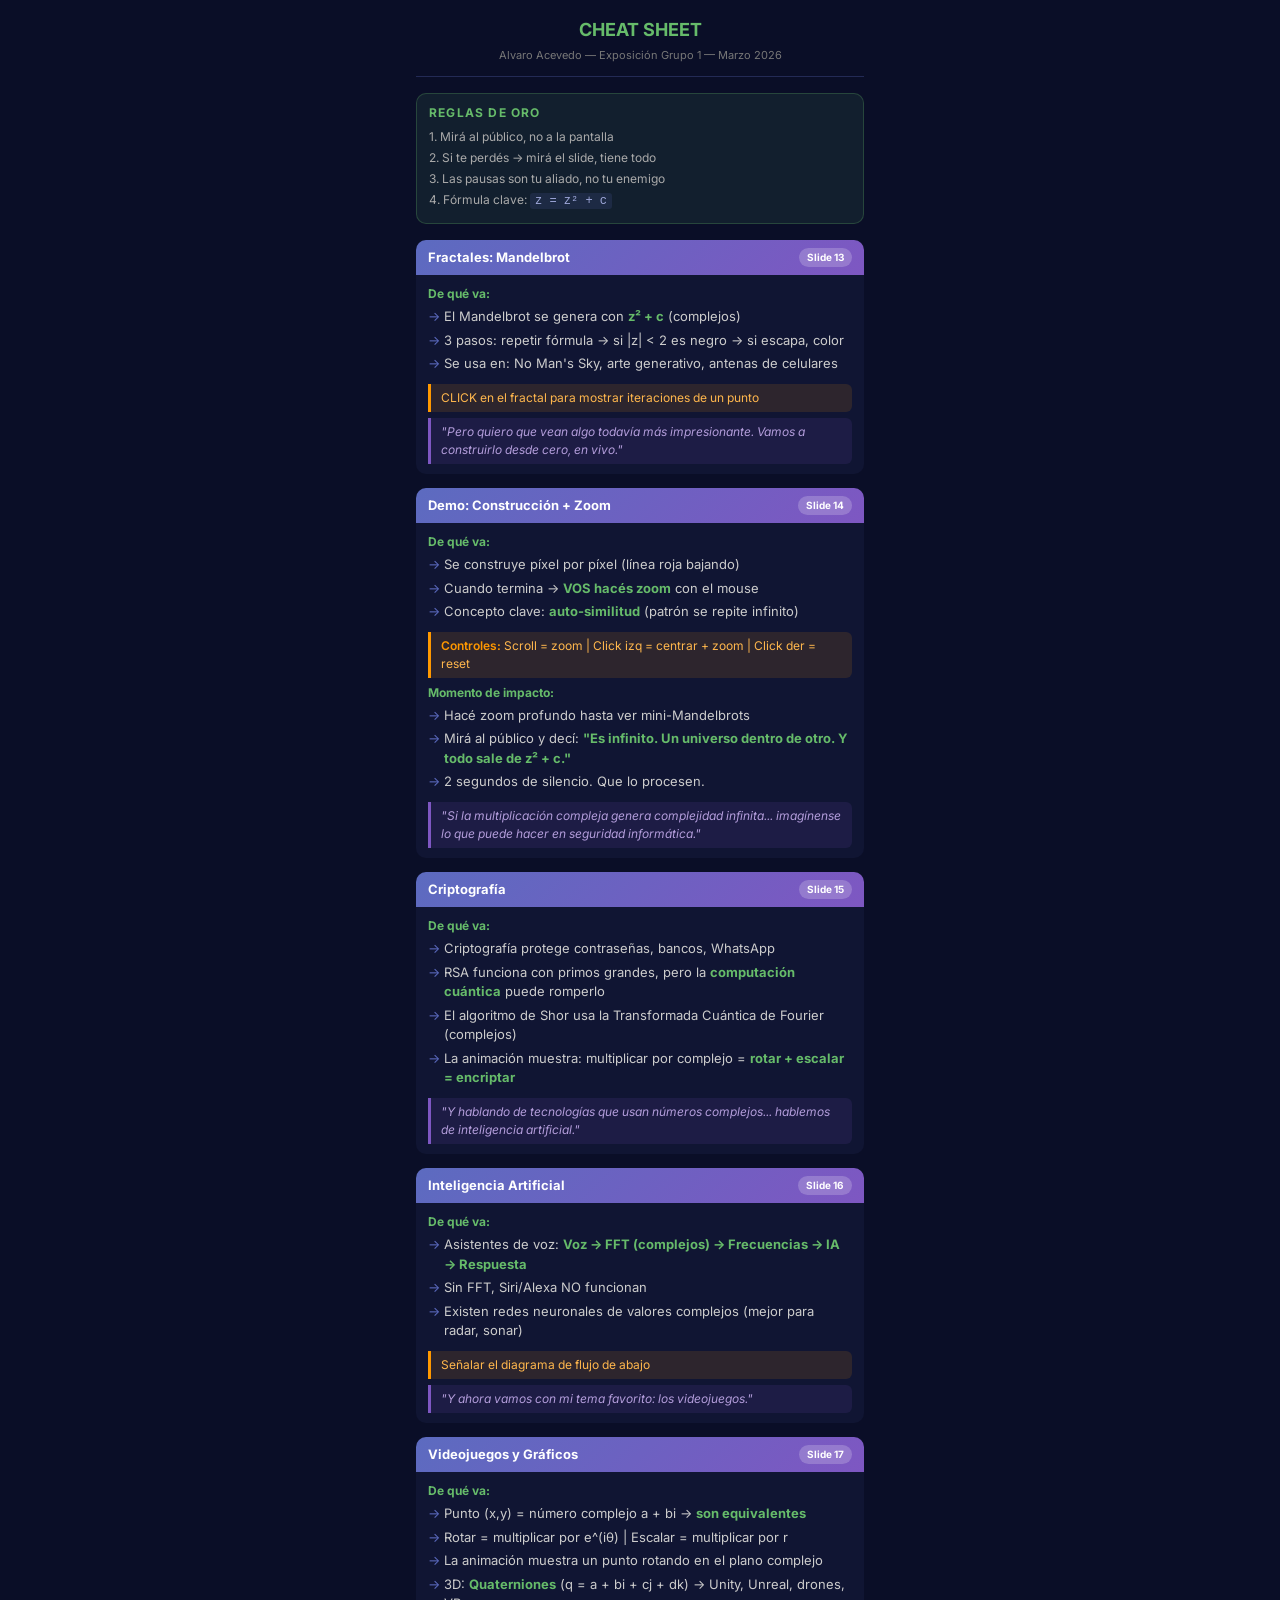
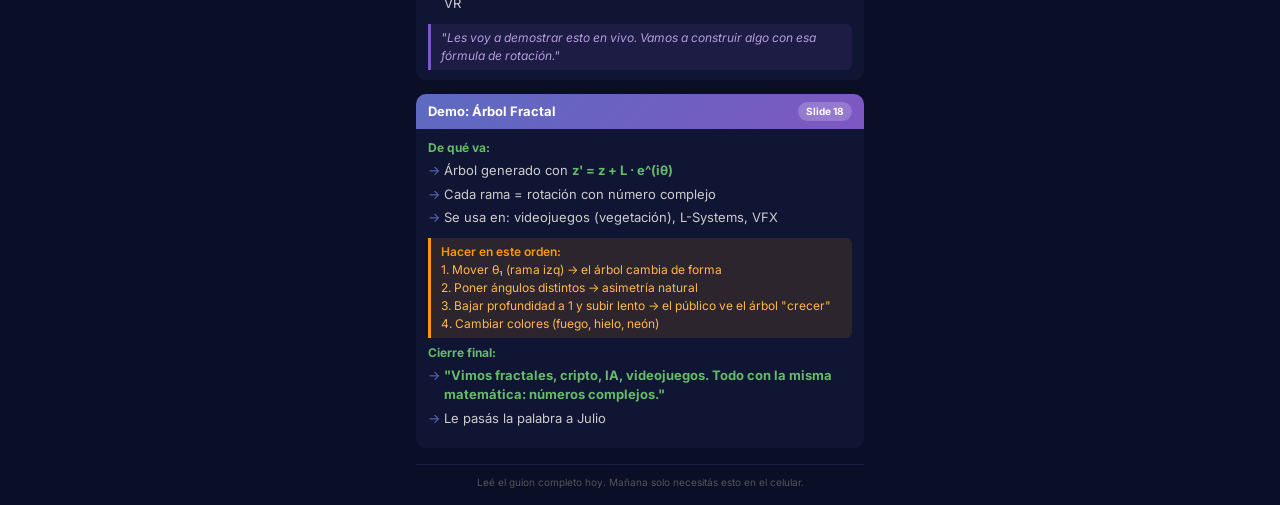
<file: cheatsheet-alvaro.html>
<!DOCTYPE html>
<html lang="es">
<head>
  <meta charset="UTF-8">
  <meta name="viewport" content="width=device-width, initial-scale=1.0">
  <title>Cheat Sheet — Alvaro Acevedo</title>
  <style>
    @import url('https://fonts.googleapis.com/css2?family=Inter:wght@400;600;700;800&display=swap');

    * { margin: 0; padding: 0; box-sizing: border-box; }

    body {
      font-family: 'Inter', sans-serif;
      font-size: 14px;
      line-height: 1.5;
      color: #e0e0e0;
      background: #0a0e27;
      padding: 16px;
      max-width: 480px;
      margin: 0 auto;
    }

    h1 {
      font-size: 18px;
      text-align: center;
      color: #66bb6a;
      margin-bottom: 4px;
    }

    .subtitle {
      text-align: center;
      font-size: 11px;
      color: #777;
      margin-bottom: 16px;
      padding-bottom: 12px;
      border-bottom: 1px solid rgba(92,107,192,0.3);
    }

    .slide-block {
      margin-bottom: 14px;
      border-radius: 10px;
      overflow: hidden;
    }

    .slide-title {
      background: linear-gradient(135deg, #5c6bc0, #7e57c2);
      color: white;
      padding: 8px 12px;
      font-size: 13px;
      font-weight: 700;
      display: flex;
      justify-content: space-between;
      align-items: center;
    }

    .slide-title .num {
      background: rgba(255,255,255,0.2);
      padding: 2px 8px;
      border-radius: 12px;
      font-size: 10px;
    }

    .slide-body {
      background: rgba(92,107,192,0.08);
      padding: 10px 12px;
    }

    .key {
      font-size: 12px;
      font-weight: 700;
      color: #66bb6a;
      margin-bottom: 2px;
    }

    .points {
      list-style: none;
      padding: 0;
      margin-bottom: 8px;
    }

    .points li {
      font-size: 13px;
      padding: 2px 0 2px 16px;
      position: relative;
      color: #ccc;
    }

    .points li::before {
      content: '→';
      position: absolute;
      left: 0;
      color: #5c6bc0;
    }

    .demo {
      background: rgba(255,152,0,0.12);
      border-left: 3px solid #ff9800;
      padding: 5px 10px;
      margin: 6px 0;
      border-radius: 0 6px 6px 0;
      font-size: 12px;
      color: #ffb74d;
    }

    .trans {
      background: rgba(126,87,194,0.12);
      border-left: 3px solid #7e57c2;
      padding: 5px 10px;
      margin-top: 6px;
      border-radius: 0 6px 6px 0;
      font-size: 12px;
      color: #b39ddb;
      font-style: italic;
    }

    .hi {
      color: #66bb6a;
      font-weight: 700;
    }

    .warn {
      color: #ff9800;
      font-weight: 600;
    }

    .footer {
      text-align: center;
      font-size: 10px;
      color: #555;
      margin-top: 16px;
      padding-top: 10px;
      border-top: 1px solid rgba(92,107,192,0.2);
    }

    .quick-ref {
      background: rgba(102,187,106,0.1);
      border: 1px solid rgba(102,187,106,0.25);
      border-radius: 10px;
      padding: 10px 12px;
      margin-bottom: 16px;
    }

    .quick-ref h2 {
      font-size: 12px;
      color: #66bb6a;
      margin-bottom: 6px;
      text-transform: uppercase;
      letter-spacing: 0.1em;
    }

    .quick-ref p {
      font-size: 12px;
      color: #aaa;
      margin-bottom: 3px;
    }

    .quick-ref code {
      background: rgba(92,107,192,0.15);
      padding: 1px 5px;
      border-radius: 3px;
      font-size: 12px;
      color: #9fa8da;
    }
  </style>
</head>
<body>

  <h1>CHEAT SHEET</h1>
  <div class="subtitle">Alvaro Acevedo — Exposición Grupo 1 — Marzo 2026</div>

  <div class="quick-ref">
    <h2>Reglas de oro</h2>
    <p>1. Mirá al público, no a la pantalla</p>
    <p>2. Si te perdés → mirá el slide, tiene todo</p>
    <p>3. Las pausas son tu aliado, no tu enemigo</p>
    <p>4. Fórmula clave: <code>z = z² + c</code></p>
  </div>

  <!-- SLIDE 13 -->
  <div class="slide-block">
    <div class="slide-title">
      Fractales: Mandelbrot
      <span class="num">Slide 13</span>
    </div>
    <div class="slide-body">
      <div class="key">De qué va:</div>
      <ul class="points">
        <li>El Mandelbrot se genera con <span class="hi">z² + c</span> (complejos)</li>
        <li>3 pasos: repetir fórmula → si |z| &lt; 2 es negro → si escapa, color</li>
        <li>Se usa en: No Man's Sky, arte generativo, antenas de celulares</li>
      </ul>
      <div class="demo">CLICK en el fractal para mostrar iteraciones de un punto</div>
      <div class="trans">"Pero quiero que vean algo todavía más impresionante. Vamos a construirlo desde cero, en vivo."</div>
    </div>
  </div>

  <!-- SLIDE 14 -->
  <div class="slide-block">
    <div class="slide-title">
      Demo: Construcción + Zoom
      <span class="num">Slide 14</span>
    </div>
    <div class="slide-body">
      <div class="key">De qué va:</div>
      <ul class="points">
        <li>Se construye píxel por píxel (línea roja bajando)</li>
        <li>Cuando termina → <span class="hi">VOS hacés zoom</span> con el mouse</li>
        <li>Concepto clave: <span class="hi">auto-similitud</span> (patrón se repite infinito)</li>
      </ul>
      <div class="demo">
        <span class="warn">Controles:</span> Scroll = zoom | Click izq = centrar + zoom | Click der = reset
      </div>
      <div class="key" style="margin-top:6px">Momento de impacto:</div>
      <ul class="points">
        <li>Hacé zoom profundo hasta ver mini-Mandelbrots</li>
        <li>Mirá al público y decí: <span class="hi">"Es infinito. Un universo dentro de otro. Y todo sale de z² + c."</span></li>
        <li>2 segundos de silencio. Que lo procesen.</li>
      </ul>
      <div class="trans">"Si la multiplicación compleja genera complejidad infinita... imagínense lo que puede hacer en seguridad informática."</div>
    </div>
  </div>

  <!-- SLIDE 15 -->
  <div class="slide-block">
    <div class="slide-title">
      Criptografía
      <span class="num">Slide 15</span>
    </div>
    <div class="slide-body">
      <div class="key">De qué va:</div>
      <ul class="points">
        <li>Criptografía protege contraseñas, bancos, WhatsApp</li>
        <li>RSA funciona con primos grandes, pero la <span class="hi">computación cuántica</span> puede romperlo</li>
        <li>El algoritmo de Shor usa la Transformada Cuántica de Fourier (complejos)</li>
        <li>La animación muestra: multiplicar por complejo = <span class="hi">rotar + escalar = encriptar</span></li>
      </ul>
      <div class="trans">"Y hablando de tecnologías que usan números complejos... hablemos de inteligencia artificial."</div>
    </div>
  </div>

  <!-- SLIDE 16 -->
  <div class="slide-block">
    <div class="slide-title">
      Inteligencia Artificial
      <span class="num">Slide 16</span>
    </div>
    <div class="slide-body">
      <div class="key">De qué va:</div>
      <ul class="points">
        <li>Asistentes de voz: <span class="hi">Voz → FFT (complejos) → Frecuencias → IA → Respuesta</span></li>
        <li>Sin FFT, Siri/Alexa NO funcionan</li>
        <li>Existen redes neuronales de valores complejos (mejor para radar, sonar)</li>
      </ul>
      <div class="demo">Señalar el diagrama de flujo de abajo</div>
      <div class="trans">"Y ahora vamos con mi tema favorito: los videojuegos."</div>
    </div>
  </div>

  <!-- SLIDE 17 -->
  <div class="slide-block">
    <div class="slide-title">
      Videojuegos y Gráficos
      <span class="num">Slide 17</span>
    </div>
    <div class="slide-body">
      <div class="key">De qué va:</div>
      <ul class="points">
        <li>Punto (x,y) = número complejo a + bi → <span class="hi">son equivalentes</span></li>
        <li>Rotar = multiplicar por e^(iθ) | Escalar = multiplicar por r</li>
        <li>La animación muestra un punto rotando en el plano complejo</li>
        <li>3D: <span class="hi">Quaterniones</span> (q = a + bi + cj + dk) → Unity, Unreal, drones, VR</li>
      </ul>
      <div class="trans">"Les voy a demostrar esto en vivo. Vamos a construir algo con esa fórmula de rotación."</div>
    </div>
  </div>

  <!-- SLIDE 18 -->
  <div class="slide-block">
    <div class="slide-title">
      Demo: Árbol Fractal
      <span class="num">Slide 18</span>
    </div>
    <div class="slide-body">
      <div class="key">De qué va:</div>
      <ul class="points">
        <li>Árbol generado con <span class="hi">z' = z + L · e^(iθ)</span></li>
        <li>Cada rama = rotación con número complejo</li>
        <li>Se usa en: videojuegos (vegetación), L-Systems, VFX</li>
      </ul>
      <div class="demo">
        <span class="warn">Hacer en este orden:</span><br>
        1. Mover θ₁ (rama izq) → el árbol cambia de forma<br>
        2. Poner ángulos distintos → asimetría natural<br>
        3. Bajar profundidad a 1 y subir lento → el público ve el árbol "crecer"<br>
        4. Cambiar colores (fuego, hielo, neón)
      </div>
      <div class="key" style="margin-top:6px">Cierre final:</div>
      <ul class="points">
        <li><span class="hi">"Vimos fractales, cripto, IA, videojuegos. Todo con la misma matemática: números complejos."</span></li>
        <li>Le pasás la palabra a Julio</li>
      </ul>
    </div>
  </div>

  <div class="footer">
    Leé el guion completo hoy. Mañana solo necesitás esto en el celular.
  </div>

</body>
</html>
</file>
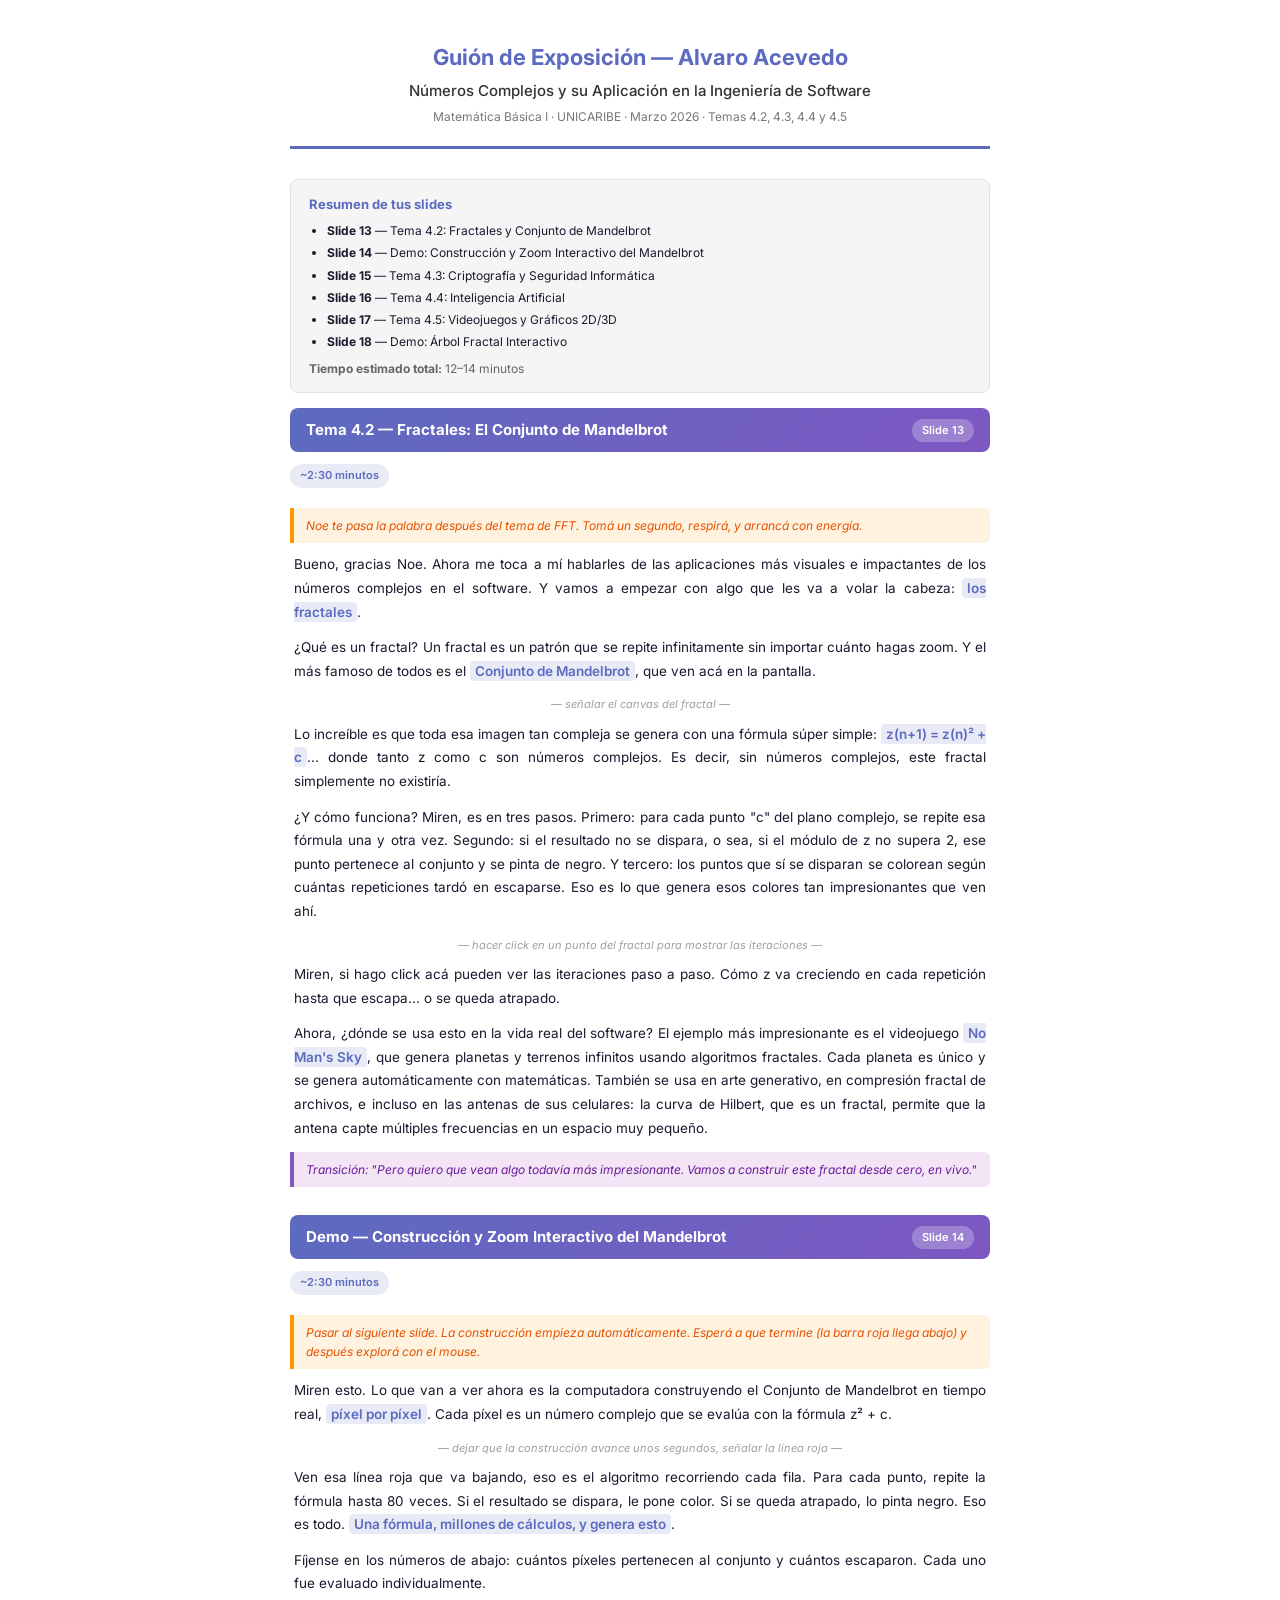
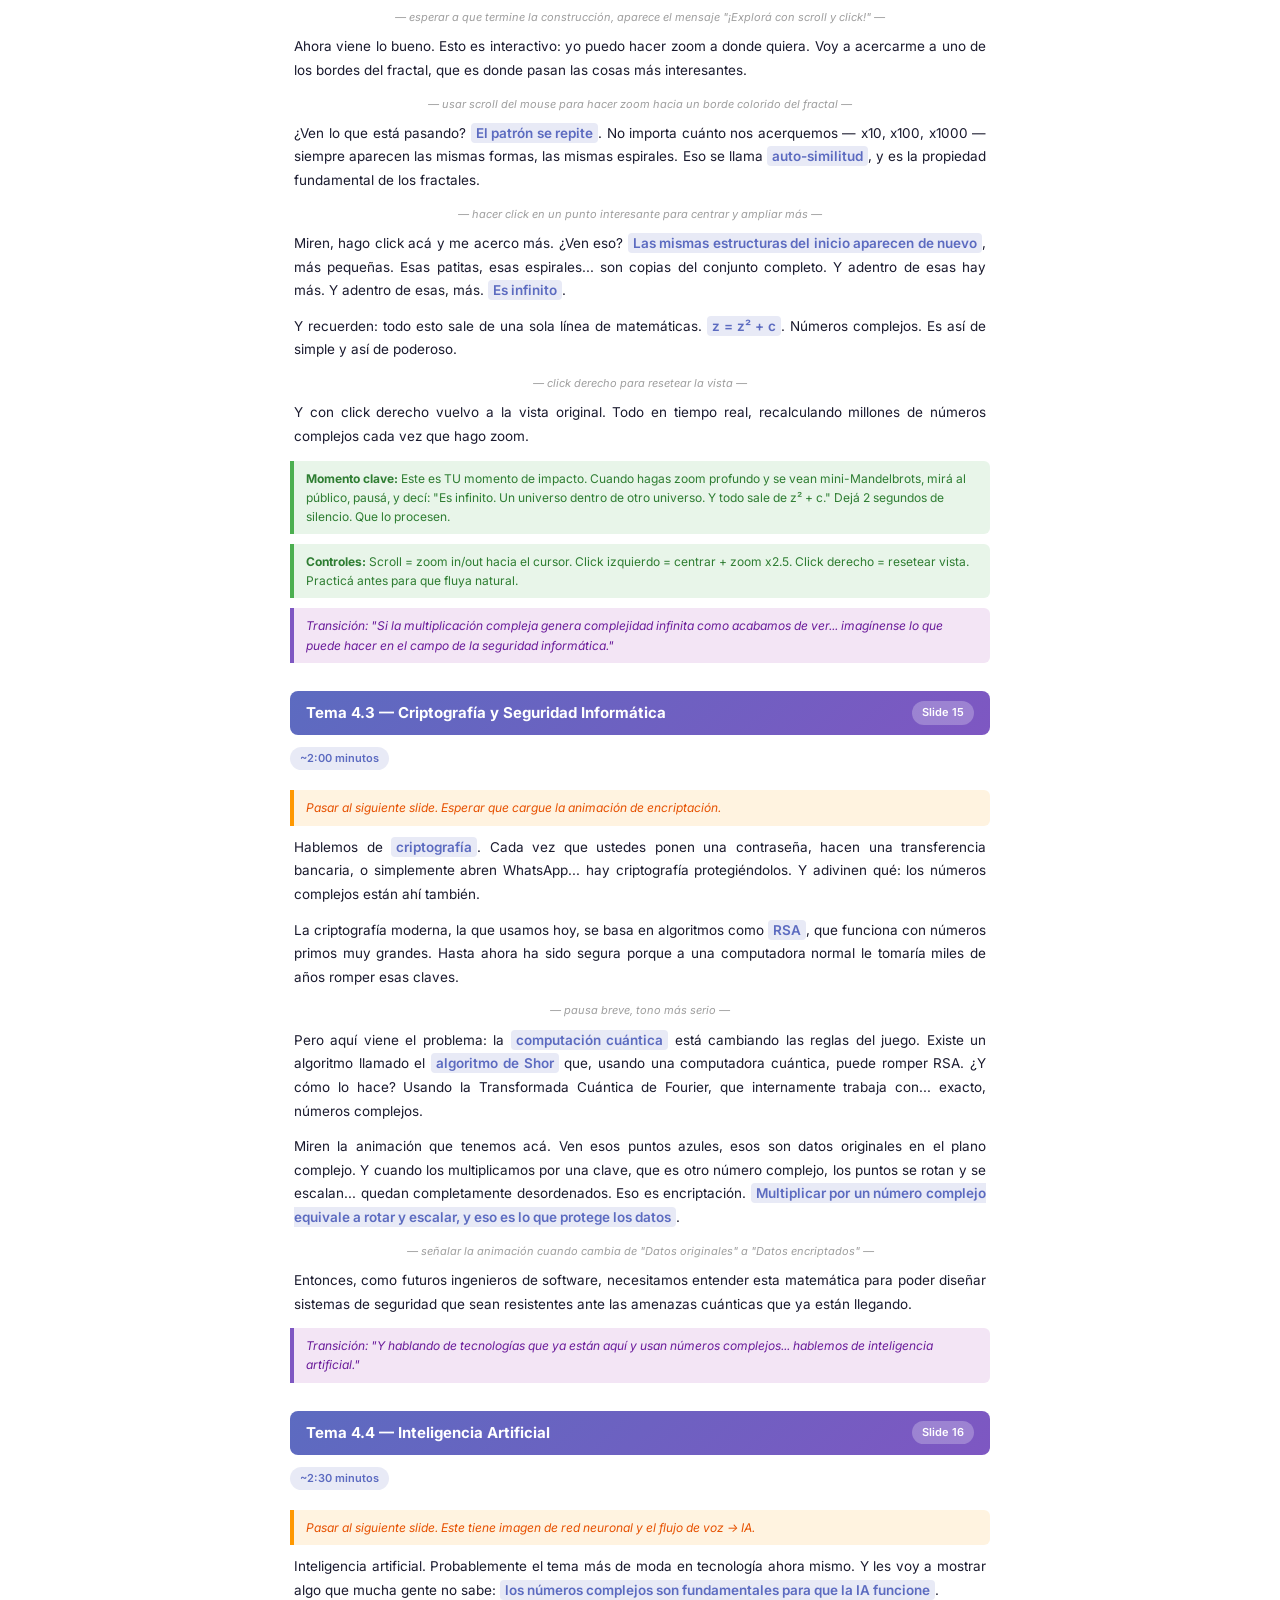
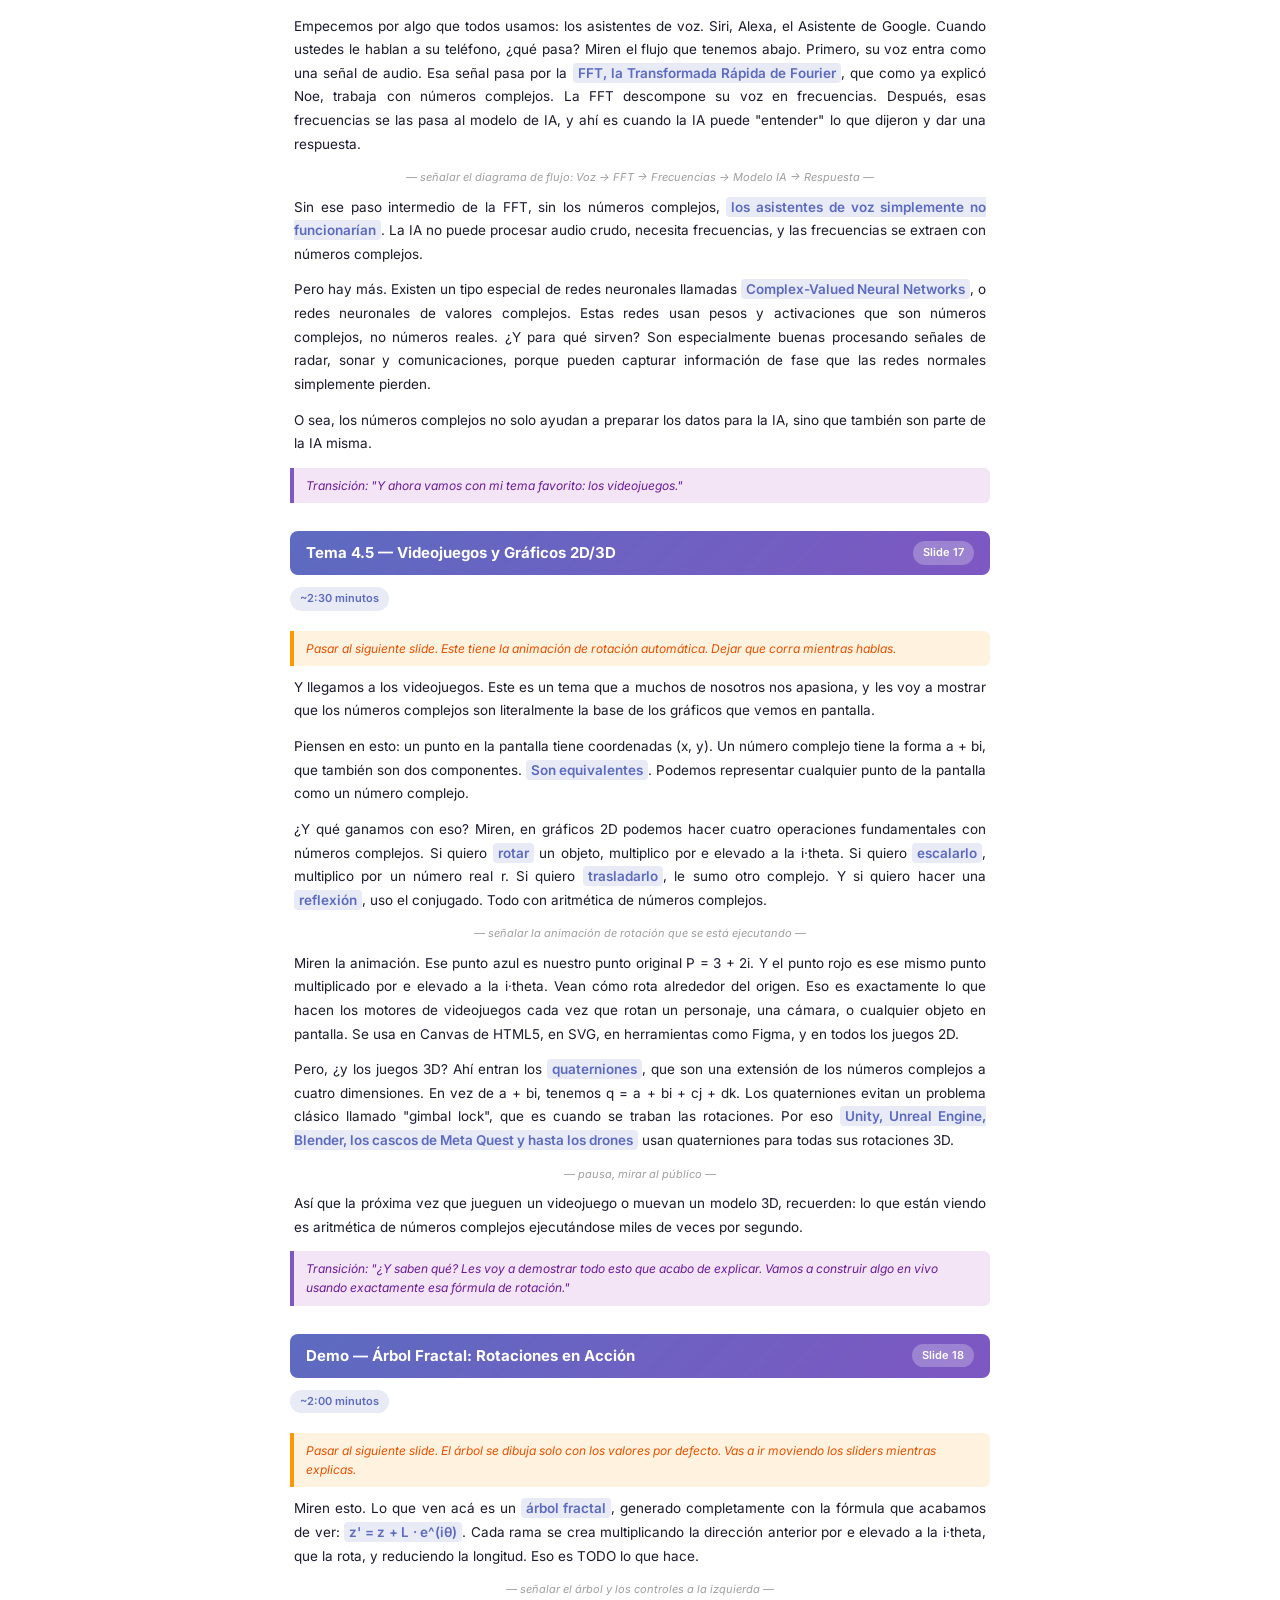
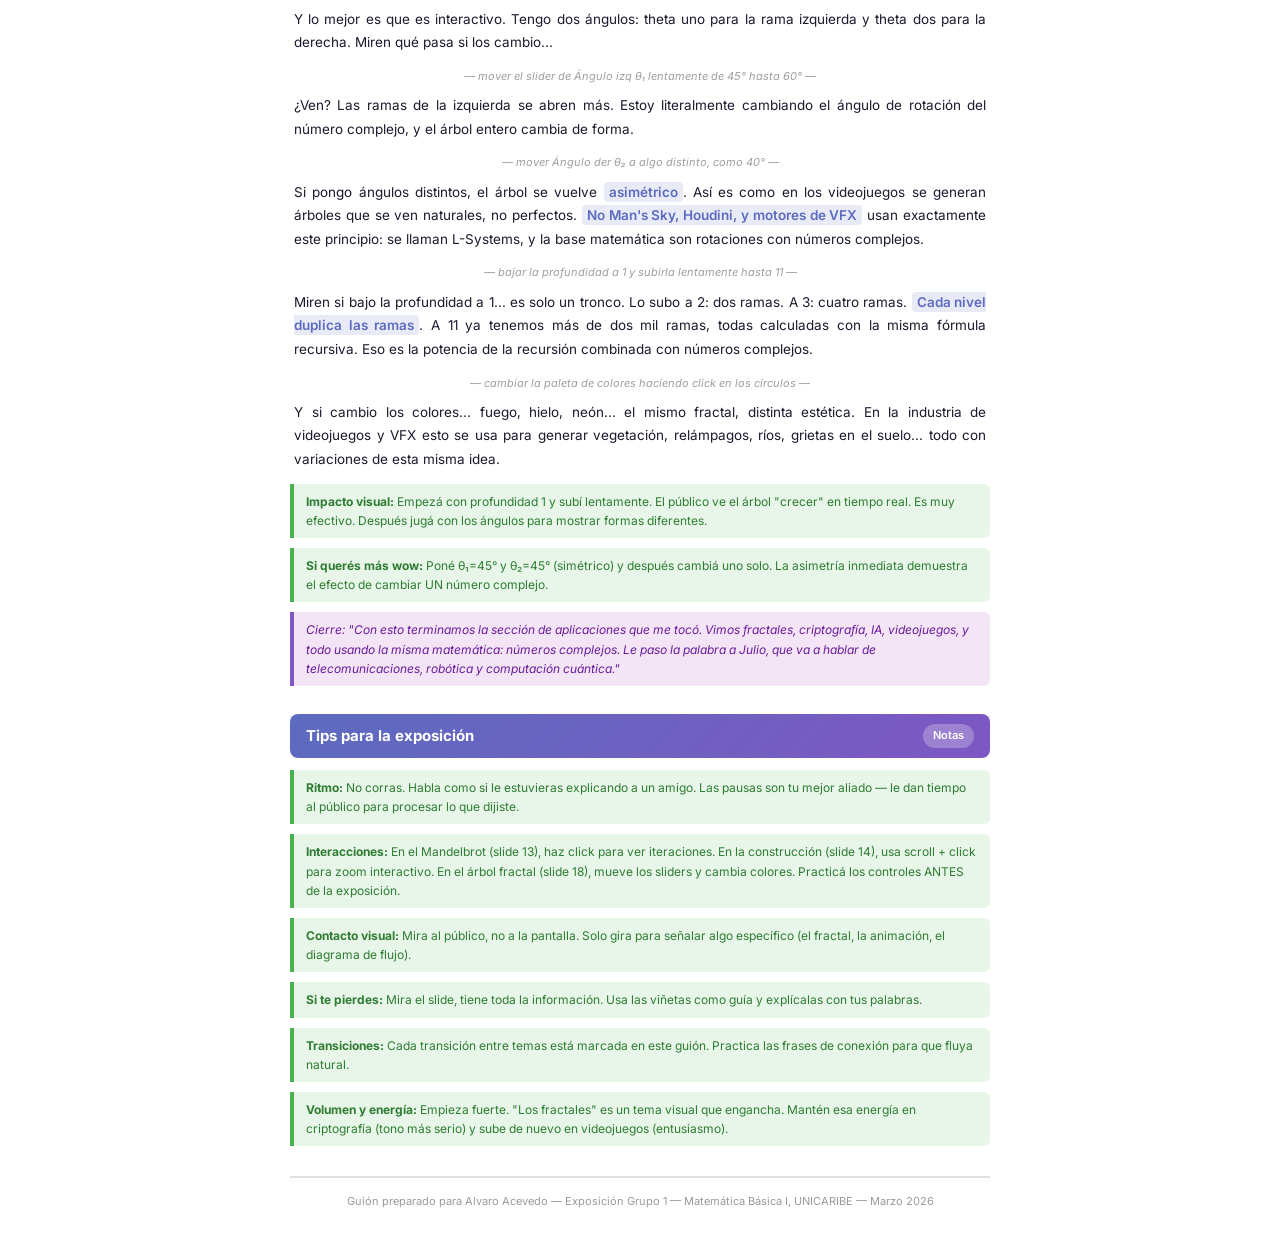
<file: guion-alvaro.html>
<!DOCTYPE html>
<html lang="es">
<head>
  <meta charset="UTF-8">
  <title>Guión de Exposición — Alvaro Acevedo</title>
  <style>
    @import url('https://fonts.googleapis.com/css2?family=Inter:wght@400;500;600;700;800&display=swap');

    * { margin: 0; padding: 0; box-sizing: border-box; }

    body {
      font-family: 'Inter', sans-serif;
      font-size: 13px;
      line-height: 1.6;
      color: #1a1a2e;
      padding: 40px 50px;
      max-width: 800px;
      margin: 0 auto;
    }

    .header {
      text-align: center;
      margin-bottom: 30px;
      padding-bottom: 20px;
      border-bottom: 3px solid #5c6bc0;
    }

    .header h1 {
      font-size: 22px;
      color: #5c6bc0;
      margin-bottom: 4px;
    }

    .header h2 {
      font-size: 15px;
      color: #333;
      font-weight: 500;
    }

    .header p {
      font-size: 12px;
      color: #777;
      margin-top: 4px;
    }

    .slide-section {
      margin-bottom: 28px;
      page-break-inside: avoid;
    }

    .slide-header {
      background: linear-gradient(135deg, #5c6bc0, #7e57c2);
      color: white;
      padding: 10px 16px;
      border-radius: 8px;
      margin-bottom: 12px;
      display: flex;
      justify-content: space-between;
      align-items: center;
    }

    .slide-header h3 {
      font-size: 15px;
      font-weight: 700;
    }

    .slide-header .slide-num {
      background: rgba(255,255,255,0.25);
      padding: 3px 10px;
      border-radius: 20px;
      font-size: 11px;
      font-weight: 600;
    }

    .time-badge {
      display: inline-block;
      background: #e8eaf6;
      color: #5c6bc0;
      padding: 3px 10px;
      border-radius: 20px;
      font-size: 11px;
      font-weight: 600;
      margin-bottom: 10px;
    }

    .instruction {
      background: #fff3e0;
      border-left: 4px solid #ff9800;
      padding: 8px 12px;
      margin: 10px 0;
      border-radius: 0 6px 6px 0;
      font-size: 12px;
      color: #e65100;
      font-style: italic;
    }

    .speech {
      padding: 0 4px;
      font-size: 13.5px;
      line-height: 1.75;
    }

    .speech p {
      margin-bottom: 12px;
      text-align: justify;
    }

    .emphasis {
      background: #e8eaf6;
      padding: 2px 5px;
      border-radius: 4px;
      font-weight: 600;
      color: #5c6bc0;
    }

    .pause {
      display: block;
      text-align: center;
      color: #9e9e9e;
      font-size: 11px;
      margin: 8px 0;
      font-style: italic;
    }

    .transition-note {
      background: #f3e5f5;
      border-left: 4px solid #7e57c2;
      padding: 8px 12px;
      margin: 10px 0;
      border-radius: 0 6px 6px 0;
      font-size: 12px;
      color: #6a1b9a;
      font-style: italic;
    }

    .tip {
      background: #e8f5e9;
      border-left: 4px solid #4caf50;
      padding: 8px 12px;
      margin: 10px 0;
      border-radius: 0 6px 6px 0;
      font-size: 12px;
      color: #2e7d32;
    }

    .footer {
      text-align: center;
      margin-top: 30px;
      padding-top: 15px;
      border-top: 2px solid #e0e0e0;
      font-size: 11px;
      color: #999;
    }

    .summary-box {
      background: #f5f5f5;
      border: 1px solid #e0e0e0;
      border-radius: 8px;
      padding: 14px 18px;
      margin: 15px 0;
    }

    .summary-box h4 {
      font-size: 13px;
      color: #5c6bc0;
      margin-bottom: 6px;
    }

    .summary-box ul {
      padding-left: 18px;
      font-size: 12px;
    }

    .summary-box li {
      margin-bottom: 3px;
    }

    @media print {
      body { padding: 20px 30px; }
      .slide-section { page-break-inside: avoid; }
    }
  </style>
</head>
<body>

  <div class="header">
    <h1>Guión de Exposición — Alvaro Acevedo</h1>
    <h2>Números Complejos y su Aplicación en la Ingeniería de Software</h2>
    <p>Matemática Básica I · UNICARIBE · Marzo 2026 · Temas 4.2, 4.3, 4.4 y 4.5</p>
  </div>

  <div class="summary-box">
    <h4>Resumen de tus slides</h4>
    <ul>
      <li><strong>Slide 13</strong> — Tema 4.2: Fractales y Conjunto de Mandelbrot</li>
      <li><strong>Slide 14</strong> — Demo: Construcción y Zoom Interactivo del Mandelbrot</li>
      <li><strong>Slide 15</strong> — Tema 4.3: Criptografía y Seguridad Informática</li>
      <li><strong>Slide 16</strong> — Tema 4.4: Inteligencia Artificial</li>
      <li><strong>Slide 17</strong> — Tema 4.5: Videojuegos y Gráficos 2D/3D</li>
      <li><strong>Slide 18</strong> — Demo: Árbol Fractal Interactivo</li>
    </ul>
    <p style="margin-top:8px;font-size:12px;color:#666;"><strong>Tiempo estimado total:</strong> 12–14 minutos</p>
  </div>

  <!-- ============================================ -->
  <!-- SLIDE 12: FRACTALES -->
  <!-- ============================================ -->
  <div class="slide-section">
    <div class="slide-header">
      <h3>Tema 4.2 — Fractales: El Conjunto de Mandelbrot</h3>
      <span class="slide-num">Slide 13</span>
    </div>
    <span class="time-badge">~2:30 minutos</span>

    <div class="instruction">Noe te pasa la palabra después del tema de FFT. Tomá un segundo, respirá, y arrancá con energía.</div>

    <div class="speech">
      <p>Bueno, gracias Noe. Ahora me toca a mí hablarles de las aplicaciones más visuales e impactantes de los números complejos en el software. Y vamos a empezar con algo que les va a volar la cabeza: <span class="emphasis">los fractales</span>.</p>

      <p>¿Qué es un fractal? Un fractal es un patrón que se repite infinitamente sin importar cuánto hagas zoom. Y el más famoso de todos es el <span class="emphasis">Conjunto de Mandelbrot</span>, que ven acá en la pantalla.</p>

      <span class="pause">— señalar el canvas del fractal —</span>

      <p>Lo increíble es que toda esa imagen tan compleja se genera con una fórmula súper simple: <span class="emphasis">z(n+1) = z(n)² + c</span>... donde tanto z como c son números complejos. Es decir, sin números complejos, este fractal simplemente no existiría.</p>

      <p>¿Y cómo funciona? Miren, es en tres pasos. Primero: para cada punto "c" del plano complejo, se repite esa fórmula una y otra vez. Segundo: si el resultado no se dispara, o sea, si el módulo de z no supera 2, ese punto pertenece al conjunto y se pinta de negro. Y tercero: los puntos que sí se disparan se colorean según cuántas repeticiones tardó en escaparse. Eso es lo que genera esos colores tan impresionantes que ven ahí.</p>

      <span class="pause">— hacer click en un punto del fractal para mostrar las iteraciones —</span>

      <p>Miren, si hago click acá pueden ver las iteraciones paso a paso. Cómo z va creciendo en cada repetición hasta que escapa... o se queda atrapado.</p>

      <p>Ahora, ¿dónde se usa esto en la vida real del software? El ejemplo más impresionante es el videojuego <span class="emphasis">No Man's Sky</span>, que genera planetas y terrenos infinitos usando algoritmos fractales. Cada planeta es único y se genera automáticamente con matemáticas. También se usa en arte generativo, en compresión fractal de archivos, e incluso en las antenas de sus celulares: la curva de Hilbert, que es un fractal, permite que la antena capte múltiples frecuencias en un espacio muy pequeño.</p>
    </div>

    <div class="transition-note">Transición: "Pero quiero que vean algo todavía más impresionante. Vamos a construir este fractal desde cero, en vivo."</div>
  </div>

  <!-- ============================================ -->
  <!-- SLIDE 14: CONSTRUCCIÓN Y ZOOM MANDELBROT -->
  <!-- ============================================ -->
  <div class="slide-section">
    <div class="slide-header">
      <h3>Demo — Construcción y Zoom Interactivo del Mandelbrot</h3>
      <span class="slide-num">Slide 14</span>
    </div>
    <span class="time-badge">~2:30 minutos</span>

    <div class="instruction">Pasar al siguiente slide. La construcción empieza automáticamente. Esperá a que termine (la barra roja llega abajo) y después explorá con el mouse.</div>

    <div class="speech">
      <p>Miren esto. Lo que van a ver ahora es la computadora construyendo el Conjunto de Mandelbrot en tiempo real, <span class="emphasis">píxel por píxel</span>. Cada píxel es un número complejo que se evalúa con la fórmula z² + c.</p>

      <span class="pause">— dejar que la construcción avance unos segundos, señalar la línea roja —</span>

      <p>Ven esa línea roja que va bajando, eso es el algoritmo recorriendo cada fila. Para cada punto, repite la fórmula hasta 80 veces. Si el resultado se dispara, le pone color. Si se queda atrapado, lo pinta negro. Eso es todo. <span class="emphasis">Una fórmula, millones de cálculos, y genera esto</span>.</p>

      <p>Fíjense en los números de abajo: cuántos píxeles pertenecen al conjunto y cuántos escaparon. Cada uno fue evaluado individualmente.</p>

      <span class="pause">— esperar a que termine la construcción, aparece el mensaje "¡Explorá con scroll y click!" —</span>

      <p>Ahora viene lo bueno. Esto es interactivo: yo puedo hacer zoom a donde quiera. Voy a acercarme a uno de los bordes del fractal, que es donde pasan las cosas más interesantes.</p>

      <span class="pause">— usar scroll del mouse para hacer zoom hacia un borde colorido del fractal —</span>

      <p>¿Ven lo que está pasando? <span class="emphasis">El patrón se repite</span>. No importa cuánto nos acerquemos — x10, x100, x1000 — siempre aparecen las mismas formas, las mismas espirales. Eso se llama <span class="emphasis">auto-similitud</span>, y es la propiedad fundamental de los fractales.</p>

      <span class="pause">— hacer click en un punto interesante para centrar y ampliar más —</span>

      <p>Miren, hago click acá y me acerco más. ¿Ven eso? <span class="emphasis">Las mismas estructuras del inicio aparecen de nuevo</span>, más pequeñas. Esas patitas, esas espirales... son copias del conjunto completo. Y adentro de esas hay más. Y adentro de esas, más. <span class="emphasis">Es infinito</span>.</p>

      <p>Y recuerden: todo esto sale de una sola línea de matemáticas. <span class="emphasis">z = z² + c</span>. Números complejos. Es así de simple y así de poderoso.</p>

      <span class="pause">— click derecho para resetear la vista —</span>

      <p>Y con click derecho vuelvo a la vista original. Todo en tiempo real, recalculando millones de números complejos cada vez que hago zoom.</p>
    </div>

    <div class="tip">
      <strong>Momento clave:</strong> Este es TU momento de impacto. Cuando hagas zoom profundo y se vean mini-Mandelbrots, mirá al público, pausá, y decí: "Es infinito. Un universo dentro de otro universo. Y todo sale de z² + c." Dejá 2 segundos de silencio. Que lo procesen.
    </div>

    <div class="tip">
      <strong>Controles:</strong> Scroll = zoom in/out hacia el cursor. Click izquierdo = centrar + zoom x2.5. Click derecho = resetear vista. Practicá antes para que fluya natural.
    </div>

    <div class="transition-note">Transición: "Si la multiplicación compleja genera complejidad infinita como acabamos de ver... imagínense lo que puede hacer en el campo de la seguridad informática."</div>
  </div>

  <!-- ============================================ -->
  <!-- SLIDE 15: CRIPTOGRAFÍA -->
  <!-- ============================================ -->
  <div class="slide-section">
    <div class="slide-header">
      <h3>Tema 4.3 — Criptografía y Seguridad Informática</h3>
      <span class="slide-num">Slide 15</span>
    </div>
    <span class="time-badge">~2:00 minutos</span>

    <div class="instruction">Pasar al siguiente slide. Esperar que cargue la animación de encriptación.</div>

    <div class="speech">
      <p>Hablemos de <span class="emphasis">criptografía</span>. Cada vez que ustedes ponen una contraseña, hacen una transferencia bancaria, o simplemente abren WhatsApp... hay criptografía protegiéndolos. Y adivinen qué: los números complejos están ahí también.</p>

      <p>La criptografía moderna, la que usamos hoy, se basa en algoritmos como <span class="emphasis">RSA</span>, que funciona con números primos muy grandes. Hasta ahora ha sido segura porque a una computadora normal le tomaría miles de años romper esas claves.</p>

      <span class="pause">— pausa breve, tono más serio —</span>

      <p>Pero aquí viene el problema: la <span class="emphasis">computación cuántica</span> está cambiando las reglas del juego. Existe un algoritmo llamado el <span class="emphasis">algoritmo de Shor</span> que, usando una computadora cuántica, puede romper RSA. ¿Y cómo lo hace? Usando la Transformada Cuántica de Fourier, que internamente trabaja con... exacto, números complejos.</p>

      <p>Miren la animación que tenemos acá. Ven esos puntos azules, esos son datos originales en el plano complejo. Y cuando los multiplicamos por una clave, que es otro número complejo, los puntos se rotan y se escalan... quedan completamente desordenados. Eso es encriptación. <span class="emphasis">Multiplicar por un número complejo equivale a rotar y escalar, y eso es lo que protege los datos</span>.</p>

      <span class="pause">— señalar la animación cuando cambia de "Datos originales" a "Datos encriptados" —</span>

      <p>Entonces, como futuros ingenieros de software, necesitamos entender esta matemática para poder diseñar sistemas de seguridad que sean resistentes ante las amenazas cuánticas que ya están llegando.</p>
    </div>

    <div class="transition-note">Transición: "Y hablando de tecnologías que ya están aquí y usan números complejos... hablemos de inteligencia artificial."</div>
  </div>

  <!-- ============================================ -->
  <!-- SLIDE 14: INTELIGENCIA ARTIFICIAL -->
  <!-- ============================================ -->
  <div class="slide-section">
    <div class="slide-header">
      <h3>Tema 4.4 — Inteligencia Artificial</h3>
      <span class="slide-num">Slide 16</span>
    </div>
    <span class="time-badge">~2:30 minutos</span>

    <div class="instruction">Pasar al siguiente slide. Este tiene imagen de red neuronal y el flujo de voz → IA.</div>

    <div class="speech">
      <p>Inteligencia artificial. Probablemente el tema más de moda en tecnología ahora mismo. Y les voy a mostrar algo que mucha gente no sabe: <span class="emphasis">los números complejos son fundamentales para que la IA funcione</span>.</p>

      <p>Empecemos por algo que todos usamos: los asistentes de voz. Siri, Alexa, el Asistente de Google. Cuando ustedes le hablan a su teléfono, ¿qué pasa? Miren el flujo que tenemos abajo. Primero, su voz entra como una señal de audio. Esa señal pasa por la <span class="emphasis">FFT, la Transformada Rápida de Fourier</span>, que como ya explicó Noe, trabaja con números complejos. La FFT descompone su voz en frecuencias. Después, esas frecuencias se las pasa al modelo de IA, y ahí es cuando la IA puede "entender" lo que dijeron y dar una respuesta.</p>

      <span class="pause">— señalar el diagrama de flujo: Voz → FFT → Frecuencias → Modelo IA → Respuesta —</span>

      <p>Sin ese paso intermedio de la FFT, sin los números complejos, <span class="emphasis">los asistentes de voz simplemente no funcionarían</span>. La IA no puede procesar audio crudo, necesita frecuencias, y las frecuencias se extraen con números complejos.</p>

      <p>Pero hay más. Existen un tipo especial de redes neuronales llamadas <span class="emphasis">Complex-Valued Neural Networks</span>, o redes neuronales de valores complejos. Estas redes usan pesos y activaciones que son números complejos, no números reales. ¿Y para qué sirven? Son especialmente buenas procesando señales de radar, sonar y comunicaciones, porque pueden capturar información de fase que las redes normales simplemente pierden.</p>

      <p>O sea, los números complejos no solo ayudan a preparar los datos para la IA, sino que también son parte de la IA misma.</p>
    </div>

    <div class="transition-note">Transición: "Y ahora vamos con mi tema favorito: los videojuegos."</div>
  </div>

  <!-- ============================================ -->
  <!-- SLIDE 15: VIDEOJUEGOS -->
  <!-- ============================================ -->
  <div class="slide-section">
    <div class="slide-header">
      <h3>Tema 4.5 — Videojuegos y Gráficos 2D/3D</h3>
      <span class="slide-num">Slide 17</span>
    </div>
    <span class="time-badge">~2:30 minutos</span>

    <div class="instruction">Pasar al siguiente slide. Este tiene la animación de rotación automática. Dejar que corra mientras hablas.</div>

    <div class="speech">
      <p>Y llegamos a los videojuegos. Este es un tema que a muchos de nosotros nos apasiona, y les voy a mostrar que los números complejos son literalmente la base de los gráficos que vemos en pantalla.</p>

      <p>Piensen en esto: un punto en la pantalla tiene coordenadas (x, y). Un número complejo tiene la forma a + bi, que también son dos componentes. <span class="emphasis">Son equivalentes</span>. Podemos representar cualquier punto de la pantalla como un número complejo.</p>

      <p>¿Y qué ganamos con eso? Miren, en gráficos 2D podemos hacer cuatro operaciones fundamentales con números complejos. Si quiero <span class="emphasis">rotar</span> un objeto, multiplico por e elevado a la i·theta. Si quiero <span class="emphasis">escalarlo</span>, multiplico por un número real r. Si quiero <span class="emphasis">trasladarlo</span>, le sumo otro complejo. Y si quiero hacer una <span class="emphasis">reflexión</span>, uso el conjugado. Todo con aritmética de números complejos.</p>

      <span class="pause">— señalar la animación de rotación que se está ejecutando —</span>

      <p>Miren la animación. Ese punto azul es nuestro punto original P = 3 + 2i. Y el punto rojo es ese mismo punto multiplicado por e elevado a la i·theta. Vean cómo rota alrededor del origen. Eso es exactamente lo que hacen los motores de videojuegos cada vez que rotan un personaje, una cámara, o cualquier objeto en pantalla. Se usa en Canvas de HTML5, en SVG, en herramientas como Figma, y en todos los juegos 2D.</p>

      <p>Pero, ¿y los juegos 3D? Ahí entran los <span class="emphasis">quaterniones</span>, que son una extensión de los números complejos a cuatro dimensiones. En vez de a + bi, tenemos q = a + bi + cj + dk. Los quaterniones evitan un problema clásico llamado "gimbal lock", que es cuando se traban las rotaciones. Por eso <span class="emphasis">Unity, Unreal Engine, Blender, los cascos de Meta Quest y hasta los drones</span> usan quaterniones para todas sus rotaciones 3D.</p>

      <span class="pause">— pausa, mirar al público —</span>

      <p>Así que la próxima vez que jueguen un videojuego o muevan un modelo 3D, recuerden: lo que están viendo es aritmética de números complejos ejecutándose miles de veces por segundo.</p>
    </div>

    <div class="transition-note">Transición: "¿Y saben qué? Les voy a demostrar todo esto que acabo de explicar. Vamos a construir algo en vivo usando exactamente esa fórmula de rotación."</div>
  </div>

  <!-- ============================================ -->
  <!-- SLIDE 18: ÁRBOL FRACTAL -->
  <!-- ============================================ -->
  <div class="slide-section">
    <div class="slide-header">
      <h3>Demo — Árbol Fractal: Rotaciones en Acción</h3>
      <span class="slide-num">Slide 18</span>
    </div>
    <span class="time-badge">~2:00 minutos</span>

    <div class="instruction">Pasar al siguiente slide. El árbol se dibuja solo con los valores por defecto. Vas a ir moviendo los sliders mientras explicas.</div>

    <div class="speech">
      <p>Miren esto. Lo que ven acá es un <span class="emphasis">árbol fractal</span>, generado completamente con la fórmula que acabamos de ver: <span class="emphasis">z' = z + L · e^(iθ)</span>. Cada rama se crea multiplicando la dirección anterior por e elevado a la i·theta, que la rota, y reduciendo la longitud. Eso es TODO lo que hace.</p>

      <span class="pause">— señalar el árbol y los controles a la izquierda —</span>

      <p>Y lo mejor es que es interactivo. Tengo dos ángulos: theta uno para la rama izquierda y theta dos para la derecha. Miren qué pasa si los cambio...</p>

      <span class="pause">— mover el slider de Ángulo izq θ₁ lentamente de 45° hasta 60° —</span>

      <p>¿Ven? Las ramas de la izquierda se abren más. Estoy literalmente cambiando el ángulo de rotación del número complejo, y el árbol entero cambia de forma.</p>

      <span class="pause">— mover Ángulo der θ₂ a algo distinto, como 40° —</span>

      <p>Si pongo ángulos distintos, el árbol se vuelve <span class="emphasis">asimétrico</span>. Así es como en los videojuegos se generan árboles que se ven naturales, no perfectos. <span class="emphasis">No Man's Sky, Houdini, y motores de VFX</span> usan exactamente este principio: se llaman L-Systems, y la base matemática son rotaciones con números complejos.</p>

      <span class="pause">— bajar la profundidad a 1 y subirla lentamente hasta 11 —</span>

      <p>Miren si bajo la profundidad a 1... es solo un tronco. Lo subo a 2: dos ramas. A 3: cuatro ramas. <span class="emphasis">Cada nivel duplica las ramas</span>. A 11 ya tenemos más de dos mil ramas, todas calculadas con la misma fórmula recursiva. Eso es la potencia de la recursión combinada con números complejos.</p>

      <span class="pause">— cambiar la paleta de colores haciendo click en los círculos —</span>

      <p>Y si cambio los colores... fuego, hielo, neón... el mismo fractal, distinta estética. En la industria de videojuegos y VFX esto se usa para generar vegetación, relámpagos, ríos, grietas en el suelo... todo con variaciones de esta misma idea.</p>
    </div>

    <div class="tip">
      <strong>Impacto visual:</strong> Empezá con profundidad 1 y subí lentamente. El público ve el árbol "crecer" en tiempo real. Es muy efectivo. Después jugá con los ángulos para mostrar formas diferentes.
    </div>

    <div class="tip">
      <strong>Si querés más wow:</strong> Poné θ₁=45° y θ₂=45° (simétrico) y después cambiá uno solo. La asimetría inmediata demuestra el efecto de cambiar UN número complejo.
    </div>

    <div class="transition-note">Cierre: "Con esto terminamos la sección de aplicaciones que me tocó. Vimos fractales, criptografía, IA, videojuegos, y todo usando la misma matemática: números complejos. Le paso la palabra a Julio, que va a hablar de telecomunicaciones, robótica y computación cuántica."</div>
  </div>

  <!-- ============================================ -->
  <!-- TIPS FINALES -->
  <!-- ============================================ -->
  <div class="slide-section">
    <div class="slide-header">
      <h3>Tips para la exposición</h3>
      <span class="slide-num">Notas</span>
    </div>

    <div class="tip">
      <strong>Ritmo:</strong> No corras. Habla como si le estuvieras explicando a un amigo. Las pausas son tu mejor aliado — le dan tiempo al público para procesar lo que dijiste.
    </div>

    <div class="tip">
      <strong>Interacciones:</strong> En el Mandelbrot (slide 13), haz click para ver iteraciones. En la construcción (slide 14), usa scroll + click para zoom interactivo. En el árbol fractal (slide 18), mueve los sliders y cambia colores. Practicá los controles ANTES de la exposición.
    </div>

    <div class="tip">
      <strong>Contacto visual:</strong> Mira al público, no a la pantalla. Solo gira para señalar algo específico (el fractal, la animación, el diagrama de flujo).
    </div>

    <div class="tip">
      <strong>Si te pierdes:</strong> Mira el slide, tiene toda la información. Usa las viñetas como guía y explícalas con tus palabras.
    </div>

    <div class="tip">
      <strong>Transiciones:</strong> Cada transición entre temas está marcada en este guión. Practica las frases de conexión para que fluya natural.
    </div>

    <div class="tip">
      <strong>Volumen y energía:</strong> Empieza fuerte. "Los fractales" es un tema visual que engancha. Mantén esa energía en criptografía (tono más serio) y sube de nuevo en videojuegos (entusiasmo).
    </div>
  </div>

  <div class="footer">
    <p>Guión preparado para Alvaro Acevedo — Exposición Grupo 1 — Matemática Básica I, UNICARIBE — Marzo 2026</p>
  </div>

</body>
</html>
</file>
